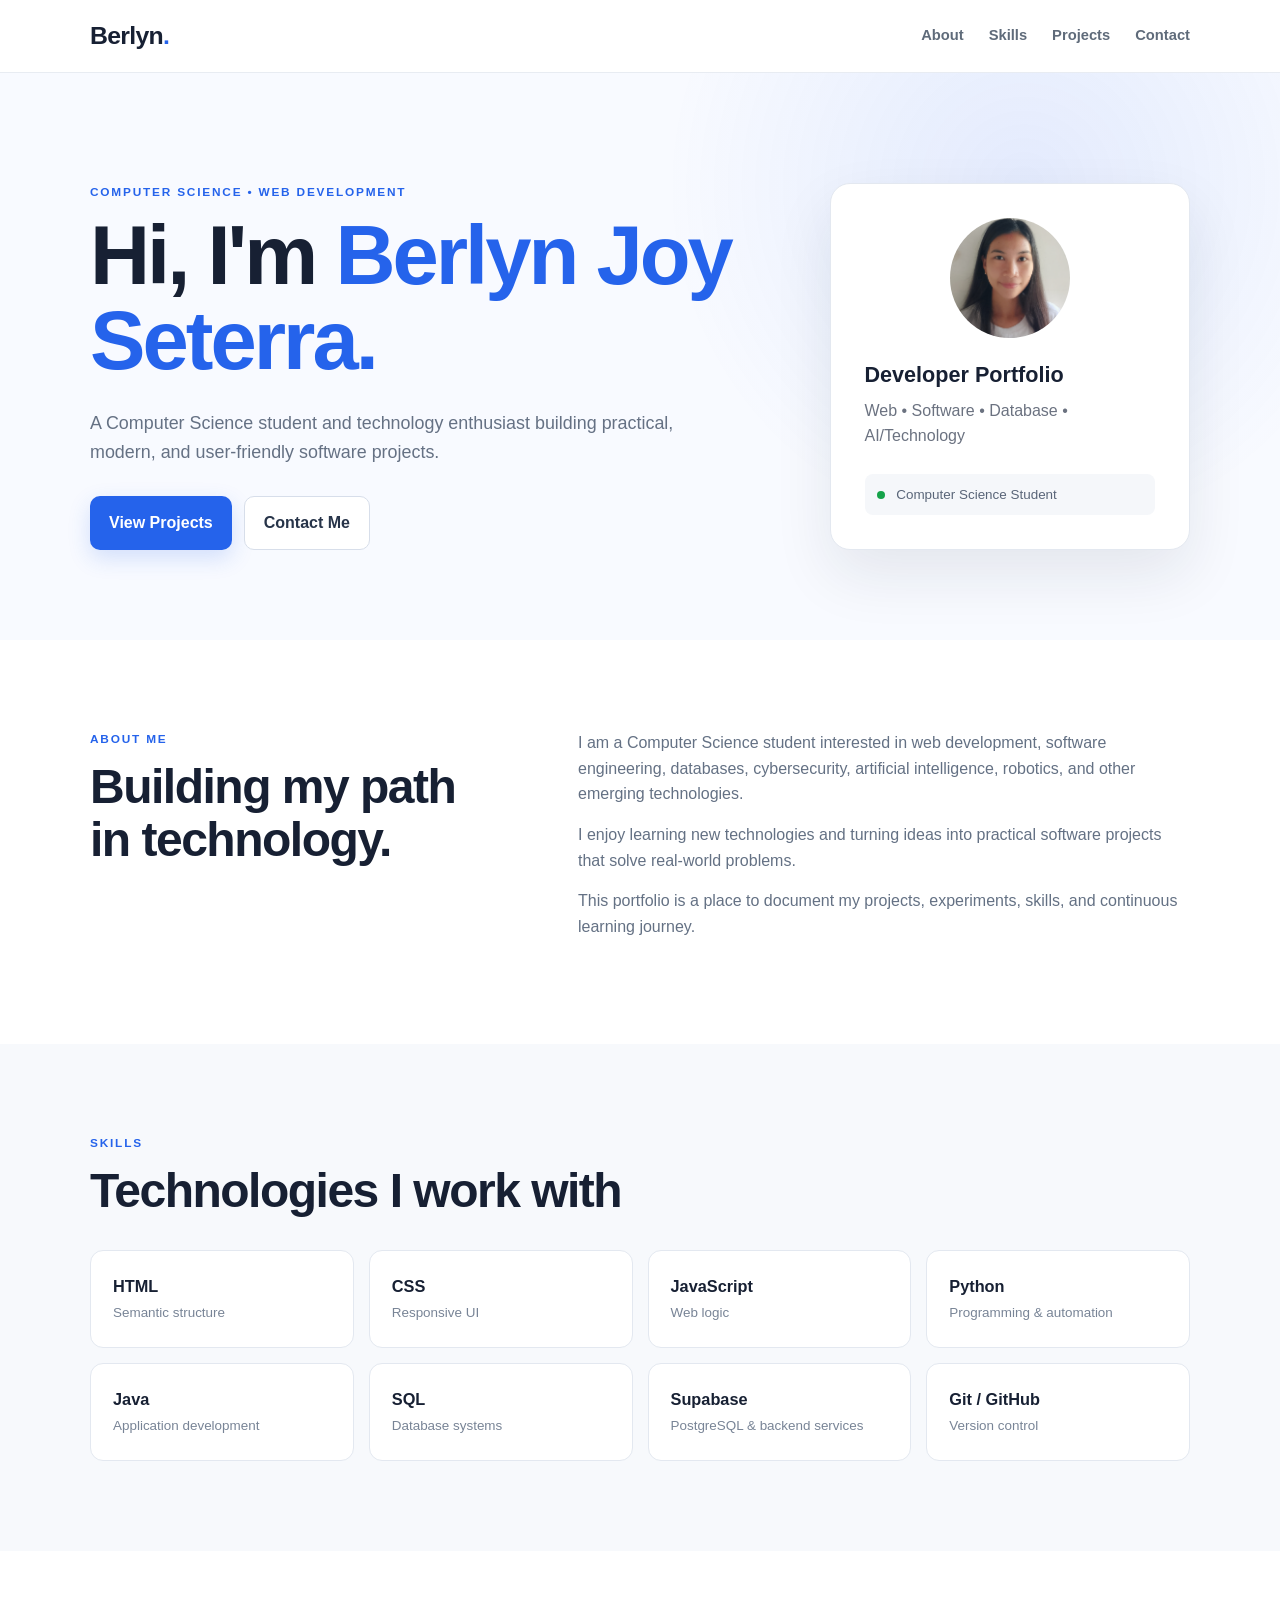
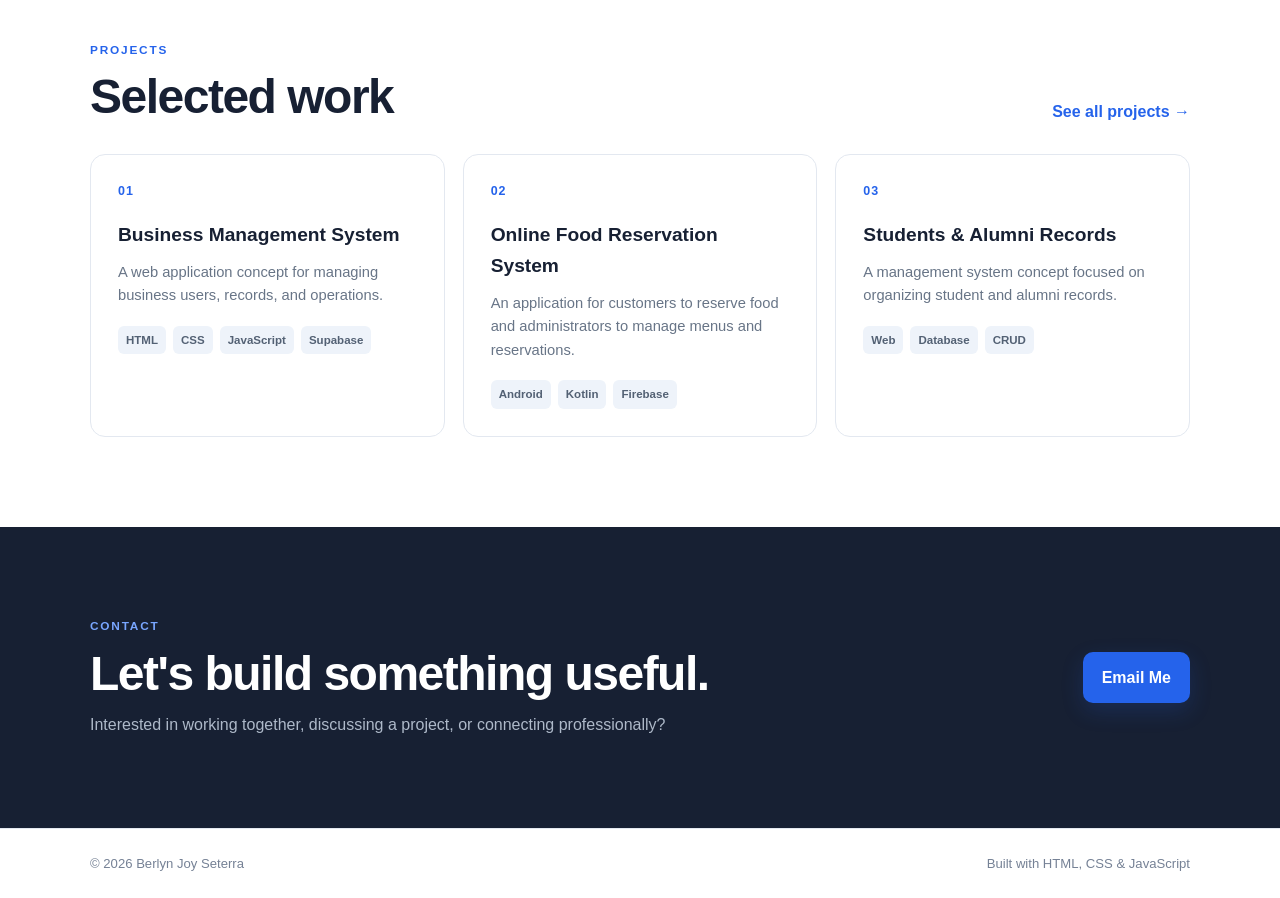
<file: index.html>
<!DOCTYPE html>
<html lang="en">
<head>
    <meta charset="UTF-8">
    <meta name="viewport" content="width=device-width, initial-scale=1.0">
    <meta name="description" content="Berlyn Joy Seterra — Computer Science student, developer, and technology enthusiast.">
    <meta name="author" content="Berlyn Joy Seterra">

    <title>Berlyn Joy Seterra | Portfolio</title>
    <link rel="stylesheet" href="style.css">
</head>
<body>

    <!-- HEADER -->
    <header class="site-header">
        <nav class="nav container">

            <a class="brand" href="index.html">
                Berlyn<span>.</span>
            </a>

            <div class="nav-links" id="navLinks">
                <a href="#about">About</a>
                <a href="#skills">Skills</a>
                <a href="#projects">Projects</a>
                <a href="#contact">Contact</a>
            </div>

            <button class="menu-toggle" type="button"
                aria-label="Open navigation menu"
                aria-expanded="false"
                aria-controls="navLinks">
                ☰
            </button>

        </nav>
    </header>

    <main>

        <!-- HERO -->
        <section class="hero">
            <div class="container hero-grid">

                <div class="hero-content">
                    <p class="eyebrow">
                        COMPUTER SCIENCE • WEB DEVELOPMENT
                    </p>

                    <h1>
                        Hi, I'm <span>Berlyn Joy Seterra.</span>
                    </h1>

                    <p class="hero-text">
                        A Computer Science student and technology enthusiast
                        building practical, modern, and user-friendly
                        software projects.
                    </p>

                    <div class="hero-actions">
                        <a class="btn primary" href="#projects">
                            View Projects
                        </a>

                        <a class="btn outline" href="#contact">
                            Contact Me
                        </a>
                    </div>
                </div>

                <div class="hero-card">
                    <div class="avatar">
                        <img src="profile.jpg" alt="Berlyn Joy Seterra">
                    </div>

                    <h2>Developer Portfolio</h2>

                    <p>Web • Software • Database • AI/Technology</p>

                    <div class="status">
                        <span></span>
                        Computer Science Student
                    </div>
                </div>

            </div>
        </section>

        <!-- ABOUT -->
        <section id="about" class="section">
            <div class="container two-col">

                <div>
                    <p class="eyebrow">ABOUT ME</p>
                    <h2>Building my path in technology.</h2>
                </div>

                <div class="about-text">
                    <p>
                        I am a Computer Science student interested in
                        web development, software engineering, databases,
                        cybersecurity, artificial intelligence, robotics,
                        and other emerging technologies.
                    </p>

                    <p>
                        I enjoy learning new technologies and turning
                        ideas into practical software projects that
                        solve real-world problems.
                    </p>

                    <p>
                        This portfolio is a place to document my projects,
                        experiments, skills, and continuous learning journey.
                    </p>
                </div>

            </div>
        </section>

        <!-- SKILLS -->
        <section id="skills" class="section section-muted">
            <div class="container">

                <p class="eyebrow">SKILLS</p>
                <h2>Technologies I work with</h2>

                <div class="skill-grid">

                    <div class="skill-card">
                        <strong>HTML</strong>
                        <span>Semantic structure</span>
                    </div>

                    <div class="skill-card">
                        <strong>CSS</strong>
                        <span>Responsive UI</span>
                    </div>

                    <div class="skill-card">
                        <strong>JavaScript</strong>
                        <span>Web logic</span>
                    </div>

                    <div class="skill-card">
                        <strong>Python</strong>
                        <span>Programming & automation</span>
                    </div>

                    <div class="skill-card">
                        <strong>Java</strong>
                        <span>Application development</span>
                    </div>

                    <div class="skill-card">
                        <strong>SQL</strong>
                        <span>Database systems</span>
                    </div>

                    <div class="skill-card">
                        <strong>Supabase</strong>
                        <span>PostgreSQL & backend services</span>
                    </div>

                    <div class="skill-card">
                        <strong>Git / GitHub</strong>
                        <span>Version control</span>
                    </div>

                </div>
            </div>
        </section>

        <!-- PROJECTS -->
        <section id="projects" class="section">
            <div class="container">

                <div class="section-head">
                    <div>
                        <p class="eyebrow">PROJECTS</p>
                        <h2>Selected work</h2>
                    </div>

                    <a class="text-link" href="projects.html">
                        See all projects →
                    </a>
                </div>

                <div class="project-grid">

                    <article class="project-card">
                        <div class="project-number">01</div>

                        <h3>Business Management System</h3>

                        <p>
                            A web application concept for managing
                            business users, records, and operations.
                        </p>

                        <div class="tags">
                            <span>HTML</span>
                            <span>CSS</span>
                            <span>JavaScript</span>
                            <span>Supabase</span>
                        </div>
                    </article>

                    <article class="project-card">
                        <div class="project-number">02</div>

                        <h3>Online Food Reservation System</h3>

                        <p>
                            An application for customers to reserve food
                            and administrators to manage menus and reservations.
                        </p>

                        <div class="tags">
                            <span>Android</span>
                            <span>Kotlin</span>
                            <span>Firebase</span>
                        </div>
                    </article>

                    <article class="project-card">
                        <div class="project-number">03</div>

                        <h3>Students & Alumni Records</h3>

                        <p>
                            A management system concept focused on
                            organizing student and alumni records.
                        </p>

                        <div class="tags">
                            <span>Web</span>
                            <span>Database</span>
                            <span>CRUD</span>
                        </div>
                    </article>

                </div>
            </div>
        </section>

        <!-- CONTACT -->
        <section id="contact" class="section contact-section">
            <div class="container contact-card">

                <div>
                    <p class="eyebrow">CONTACT</p>

                    <h2>Let's build something useful.</h2>

                    <p>
                        Interested in working together, discussing
                        a project, or connecting professionally?
                    </p>
                </div>

                <a class="btn primary" href="mailto:your-email@gmail.com">
                    Email Me
                </a>

            </div>
        </section>

    </main>

    <!-- FOOTER -->
    <footer class="footer">
        <div class="container footer-inner">

            <span>
                © <span id="year"></span> Berlyn Joy Seterra
            </span>

            <span>
                Built with HTML, CSS & JavaScript
            </span>

        </div>
    </footer>

    <script src="script.js"></script>

</body>
</html>
</file>
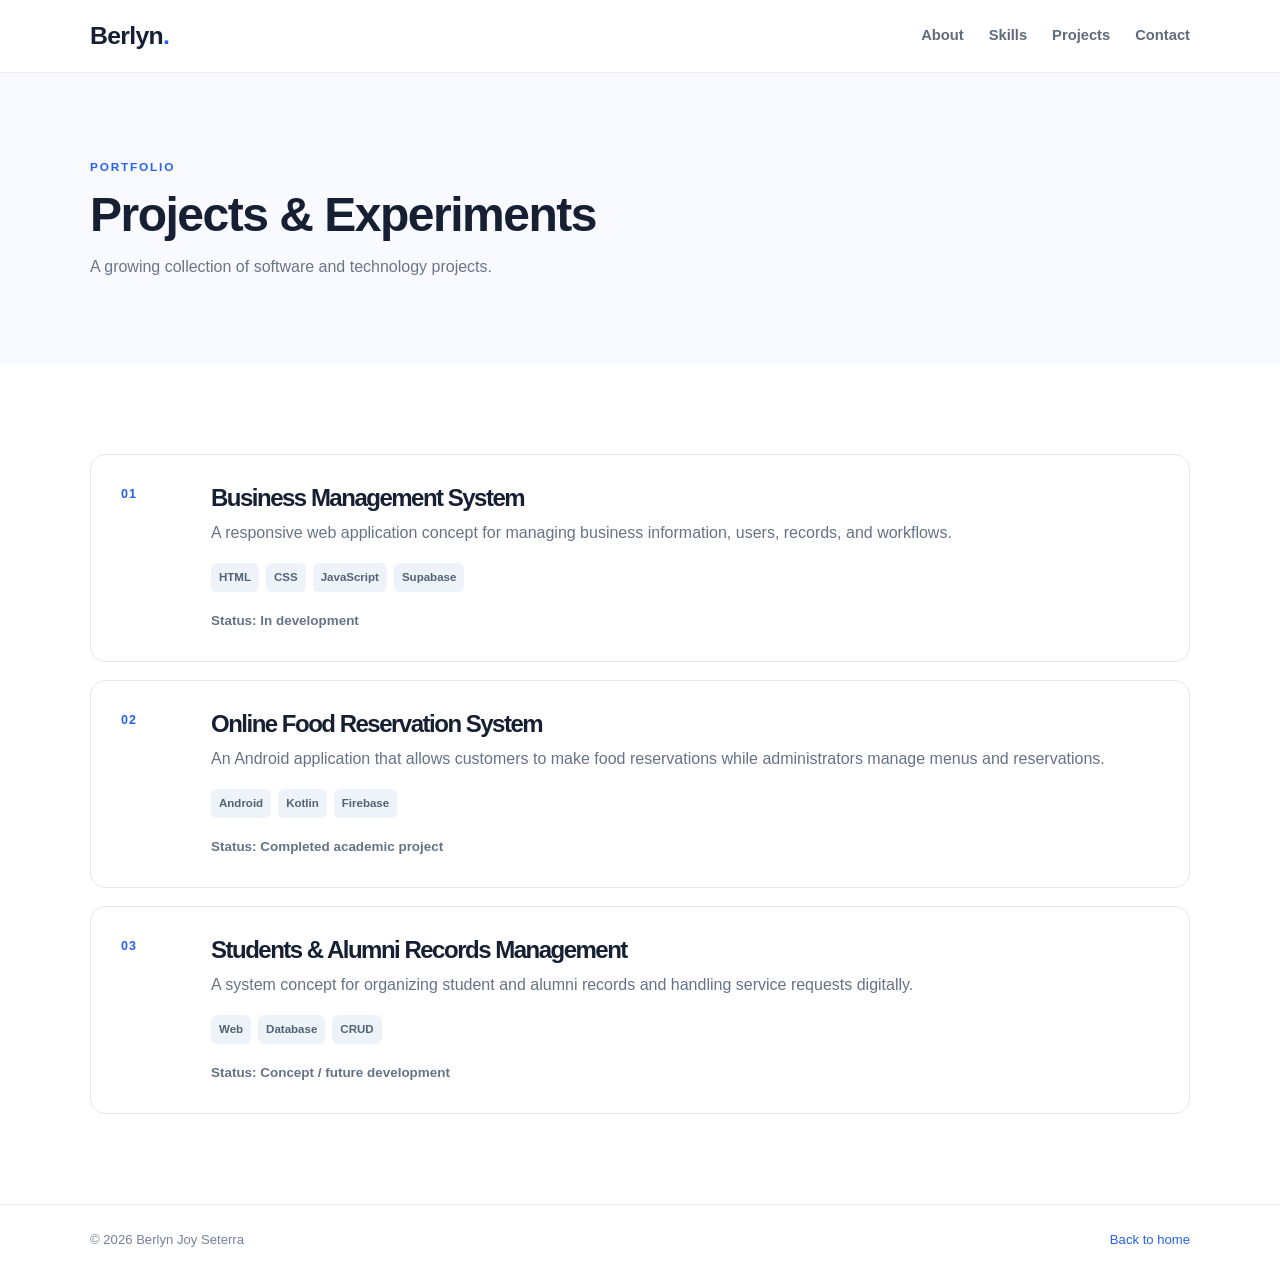
<file: project.html>
<!DOCTYPE html>
<html lang="en">
<head>
    <meta charset="UTF-8">
    <meta name="viewport" content="width=device-width, initial-scale=1.0">

    <meta name="description" content="Projects and experiments by Berlyn Joy Seterra, Computer Science student and developer.">
    <meta name="author" content="Berlyn Joy Seterra">

    <title>Projects | Berlyn Joy Seterra</title>

    <link rel="stylesheet" href="style.css">
</head>
<body>

    <!-- HEADER -->
    <header class="site-header">
        <nav class="nav container">

            <a class="brand" href="index.html">
                Berlyn<span>.</span>
            </a>

            <div class="nav-links" id="navLinks">
                <a href="index.html#about">About</a>
                <a href="index.html#skills">Skills</a>
                <a href="index.html#projects">Projects</a>
                <a href="index.html#contact">Contact</a>
            </div>

            <button class="menu-toggle"
                type="button"
                aria-label="Open navigation menu"
                aria-expanded="false"
                aria-controls="navLinks">
                ☰
            </button>

        </nav>
    </header>

    <main>

        <!-- PAGE HERO -->
        <section class="page-hero">
            <div class="container">

                <p class="eyebrow">PORTFOLIO</p>

                <h1>Projects & Experiments</h1>

                <p>
                    A growing collection of software and technology projects.
                </p>

            </div>
        </section>

        <!-- PROJECT LIST -->
        <section class="section">
            <div class="container project-list">

                <!-- PROJECT 01 -->
                <article class="project-detail">

                    <div class="project-number">01</div>

                    <div>
                        <h2>Business Management System</h2>

                        <p>
                            A responsive web application concept for managing
                            business information, users, records, and workflows.
                        </p>

                        <div class="tags">
                            <span>HTML</span>
                            <span>CSS</span>
                            <span>JavaScript</span>
                            <span>Supabase</span>
                        </div>

                        <p class="project-status">
                            Status: In development
                        </p>
                    </div>

                </article>

                <!-- PROJECT 02 -->
                <article class="project-detail">

                    <div class="project-number">02</div>

                    <div>
                        <h2>Online Food Reservation System</h2>

                        <p>
                            An Android application that allows customers
                            to make food reservations while administrators
                            manage menus and reservations.
                        </p>

                        <div class="tags">
                            <span>Android</span>
                            <span>Kotlin</span>
                            <span>Firebase</span>
                        </div>

                        <p class="project-status">
                            Status: Completed academic project
                        </p>
                    </div>

                </article>

                <!-- PROJECT 03 -->
                <article class="project-detail">

                    <div class="project-number">03</div>

                    <div>
                        <h2>Students & Alumni Records Management</h2>

                        <p>
                            A system concept for organizing student and alumni
                            records and handling service requests digitally.
                        </p>

                        <div class="tags">
                            <span>Web</span>
                            <span>Database</span>
                            <span>CRUD</span>
                        </div>

                        <p class="project-status">
                            Status: Concept / future development
                        </p>
                    </div>

                </article>

            </div>
        </section>

    </main>

    <!-- FOOTER -->
    <footer class="footer">
        <div class="container footer-inner">

            <span>
                © <span id="year"></span> Berlyn Joy Seterra
            </span>

            <a href="index.html">Back to home</a>

        </div>
    </footer>

    <script src="script.js"></script>

</body>
</html>
</file>
<file: style.css>
/* RESET */
* {
    margin: 0;
    padding: 0;
    box-sizing: border-box;
}

/* BASE */
html {
    scroll-behavior: smooth;
    scroll-padding-top: 90px;
}

body {
    font-family: Inter, Arial, sans-serif;
    color: #172033;
    background: #ffffff;
    line-height: 1.6;
}

a {
    color: inherit;
}

button, input, textarea {
    font: inherit;
}

button {
    cursor: pointer;
}

.container {
    width: min(1100px, 92%);
    margin: 0 auto;
}

/* HEADER */
.site-header {
    background: rgba(255,255,255,0.94);
    backdrop-filter: blur(12px);
    border-bottom: 1px solid #e8ecf2;
    position: sticky;
    top: 0;
    z-index: 100;
}

.nav {
    min-height: 72px;
    display: flex;
    align-items: center;
    justify-content: space-between;
    gap: 20px;
    position: relative;
}

.brand {
    text-decoration: none;
    font-size: 1.55rem;
    font-weight: 800;
    letter-spacing: -0.7px;
    white-space: nowrap;
}

.brand span {
    color: #2563eb;
}

.nav-links {
    display: flex;
    align-items: center;
    gap: 25px;
}

.nav-links a {
    text-decoration: none;
    color: #5f6b7a;
    font-size: 0.92rem;
    font-weight: 600;
    transition: color 0.2s ease;
}

.nav-links a:hover {
    color: #2563eb;
}

.menu-toggle {
    display: none;
    border: 0;
    background: transparent;
    color: #172033;
    font-size: 1.6rem;
    padding: 8px;
    border-radius: 8px;
}

/* HERO */
.hero {
    padding: 110px 0 90px;
    background:
        radial-gradient(
            circle at 80% 20%,
            rgba(37,99,235,0.10),
            transparent 32%
        ),
        #f8faff;
}

.hero-grid {
    display: grid;
    grid-template-columns: 1.3fr 0.7fr;
    gap: 70px;
    align-items: center;
}

.eyebrow {
    color: #2563eb;
    font-size: 0.74rem;
    font-weight: 800;
    letter-spacing: 1.8px;
    margin-bottom: 12px;
}

.hero h1 {
    font-size: clamp(2.8rem, 7vw, 5.2rem);
    line-height: 1.02;
    letter-spacing: -3px;
    max-width: 800px;
}

.hero h1 span {
    color: #2563eb;
}

.hero-text {
    max-width: 650px;
    color: #657184;
    font-size: 1.12rem;
    margin: 25px 0 30px;
}

/* BUTTONS */
.hero-actions {
    display: flex;
    gap: 12px;
    flex-wrap: wrap;
}

.btn {
    display: inline-flex;
    justify-content: center;
    align-items: center;
    text-decoration: none;
    border: 0;
    border-radius: 10px;
    padding: 13px 19px;
    font-weight: 750;
    cursor: pointer;
    transition: transform 0.2s ease,
                background 0.2s ease,
                box-shadow 0.2s ease;
}

.btn:hover {
    transform: translateY(-2px);
}

.primary {
    background: #2563eb;
    color: #ffffff;
    box-shadow: 0 8px 22px rgba(37,99,235,0.18);
}

.primary:hover {
    background: #1d4ed8;
}

.outline {
    border: 1px solid #d7deea;
    background: #ffffff;
    color: #273449;
}

.outline:hover {
    background: #f8fafc;
}

/* HERO CARD */
.hero-card {
    background: #ffffff;
    border: 1px solid #e3e8f0;
    border-radius: 20px;
    padding: 34px;
    box-shadow: 0 25px 60px rgba(20,32,55,0.09);
}

.avatar {
    width: 120px;
    height: 120px;
    border-radius: 50%;
    overflow: hidden;
    margin: 0 auto 20px;
}

.avatar img {
    width: 100%;
    height: 100%;
    object-fit: cover;
    display: block;
}

.hero-card h2 {
    font-size: 1.35rem;
    margin-bottom: 5px;
}

.hero-card p {
    color: #6b7280;
}

.status {
    margin-top: 25px;
    padding: 10px 12px;
    border-radius: 8px;
    background: #f5f7fa;
    color: #596578;
    font-size: 0.84rem;
}

.status span {
    display: inline-block;
    width: 8px;
    height: 8px;
    border-radius: 50%;
    background: #16a34a;
    margin-right: 8px;
}

/* SECTIONS */
.section {
    padding: 90px 0;
}

.section-muted {
    background: #f7f9fc;
}

.section h2,
.page-hero h1 {
    font-size: clamp(2rem, 4vw, 3rem);
    line-height: 1.1;
    letter-spacing: -1.5px;
}

/* ABOUT */
.two-col {
    display: grid;
    grid-template-columns: 0.8fr 1.2fr;
    gap: 80px;
}

.about-text p {
    color: #647184;
    margin-bottom: 15px;
}

/* SKILLS */
.skill-grid {
    display: grid;
    grid-template-columns: repeat(4, 1fr);
    gap: 15px;
    margin-top: 32px;
}

.skill-card {
    padding: 22px;
    background: #ffffff;
    border: 1px solid #e3e8f0;
    border-radius: 13px;
    transition: transform 0.2s ease,
                box-shadow 0.2s ease;
}

.skill-card:hover {
    transform: translateY(-3px);
    box-shadow: 0 12px 25px rgba(20,32,55,0.07);
}

.skill-card strong {
    display: block;
    font-size: 1.02rem;
}

.skill-card span {
    color: #788496;
    font-size: 0.84rem;
}

/* PROJECTS */
.section-head {
    display: flex;
    justify-content: space-between;
    align-items: end;
    gap: 25px;
    margin-bottom: 30px;
}

.text-link {
    color: #2563eb;
    text-decoration: none;
    font-weight: 700;
    white-space: nowrap;
}

.text-link:hover {
    text-decoration: underline;
}

.project-grid {
    display: grid;
    grid-template-columns: repeat(3, 1fr);
    gap: 18px;
}

.project-card {
    border: 1px solid #e3e8f0;
    border-radius: 15px;
    padding: 27px;
    background: #ffffff;
    transition: transform 0.2s ease,
                box-shadow 0.2s ease;
}

.project-card:hover {
    transform: translateY(-4px);
    box-shadow: 0 18px 35px rgba(20,32,55,0.08);
}

.project-number {
    color: #2563eb;
    font-weight: 800;
    font-size: 0.78rem;
    letter-spacing: 1px;
    margin-bottom: 18px;
}

.project-card h3 {
    font-size: 1.2rem;
    margin-bottom: 10px;
}

.project-card p {
    color: #687587;
    font-size: 0.92rem;
}

/* TAGS */
.tags {
    display: flex;
    flex-wrap: wrap;
    gap: 7px;
    margin-top: 18px;
}

.tags span {
    font-size: 0.72rem;
    padding: 5px 8px;
    background: #eef3fa;
    border-radius: 6px;
    color: #536174;
    font-weight: 700;
}

/* CONTACT */
.contact-section {
    background: #172033;
    color: #ffffff;
}

.contact-card {
    display: flex;
    justify-content: space-between;
    align-items: center;
    gap: 30px;
}

.contact-card p:not(.eyebrow) {
    color: #aeb9c9;
    margin-top: 12px;
    max-width: 650px;
}

.contact-section .eyebrow {
    color: #79a6ff;
}

/* FOOTER */
.footer {
    border-top: 1px solid #e3e8f0;
    padding: 24px 0;
    color: #758195;
    font-size: 0.82rem;
}

.footer-inner {
    display: flex;
    justify-content: space-between;
    gap: 20px;
}

.footer a {
    color: #2563eb;
    text-decoration: none;
}

.footer a:hover {
    text-decoration: underline;
}

/* PROJECTS PAGE */
.page-hero {
    padding: 85px 0;
    background: #f8faff;
}

.page-hero p:last-child {
    color: #697688;
    margin-top: 12px;
}

.project-list {
    display: grid;
    gap: 18px;
}

.project-detail {
    display: grid;
    grid-template-columns: 70px 1fr;
    gap: 20px;
    padding: 30px;
    border: 1px solid #e3e8f0;
    border-radius: 15px;
    background: #ffffff;
}

.project-detail h2 {
    font-size: 1.5rem;
    margin-bottom: 8px;
}

.project-detail p {
    color: #667386;
}

.project-status {
    font-size: 0.84rem;
    margin-top: 18px;
    font-weight: 700;
}

/* ACCESSIBILITY */
button:focus-visible,
a:focus-visible {
    outline: 3px solid rgba(37,99,235,0.25);
    outline-offset: 3px;
}

/* TABLET */
@media (max-width: 900px) {
    .hero-grid {
        grid-template-columns: 1fr;
        gap: 45px;
    }

    .hero-card {
        max-width: 600px;
    }

    .two-col {
        grid-template-columns: 1fr;
        gap: 40px;
    }

    .skill-grid {
        grid-template-columns: repeat(2, 1fr);
    }

    .project-grid {
        grid-template-columns: repeat(2, 1fr);
    }
}

/* MOBILE NAVIGATION */
@media (max-width: 800px) {
    .nav {
        min-height: 68px;
    }

    .menu-toggle {
        display: block;
    }

    .nav-links {
        display: none;
        position: absolute;
        top: 68px;
        left: 0;
        right: 0;
        flex-direction: column;
        align-items: stretch;
        gap: 0;
        background: #ffffff;
        border-bottom: 1px solid #e5e7eb;
        box-shadow: 0 12px 25px rgba(15,23,42,0.08);
        padding: 10px 4%;
    }

    .nav-links.open {
        display: flex;
    }

    .nav-links a {
        padding: 14px 0;
        border-bottom: 1px solid #f1f5f9;
    }

    .nav-links a:last-child {
        border-bottom: 0;
    }

    .contact-card {
        flex-direction: column;
        align-items: flex-start;
    }

    .section-head {
        align-items: flex-start;
        flex-direction: column;
    }
}

/* SMALL TABLETS / LARGE PHONES */
@media (max-width: 650px) {
    .hero {
        padding: 80px 0 65px;
    }

    .hero h1 {
        letter-spacing: -2px;
    }

    .hero-card {
        padding: 28px;
    }

    .section {
        padding: 70px 0;
    }

    .project-grid {
        grid-template-columns: 1fr;
    }

    .project-detail {
        grid-template-columns: 1fr;
        gap: 5px;
    }
}

/* SMALL PHONES */
@media (max-width: 520px) {
    .container {
        width: min(92%, 1100px);
    }

    .hero {
        padding: 70px 0 55px;
    }

    .hero h1 {
        font-size: clamp(2.5rem, 13vw, 3.5rem);
        letter-spacing: -2px;
    }

    .hero-text {
        font-size: 1rem;
    }

    .hero-actions {
        flex-direction: column;
        align-items: stretch;
    }

    .btn {
        width: 100%;
    }

    .skill-grid {
        grid-template-columns: 1fr;
    }

    .section {
        padding: 60px 0;
    }

    .section h2,
    .page-hero h1 {
        font-size: 2rem;
    }

    .project-card {
        padding: 23px;
    }

    .project-detail {
        padding: 23px;
    }

    .footer-inner {
        flex-direction: column;
        align-items: flex-start;
    }

    .page-hero {
        padding: 65px 0;
    }
}

/* VERY SMALL PHONES */
@media (max-width: 360px) {
    .brand {
        font-size: 1.35rem;
    }

    .hero h1 {
        font-size: 2.35rem;
    }

    .hero-card {
        padding: 23px;
    }

    .avatar {
        width: 75px;
        height: 75px;
    }
}
</file>
